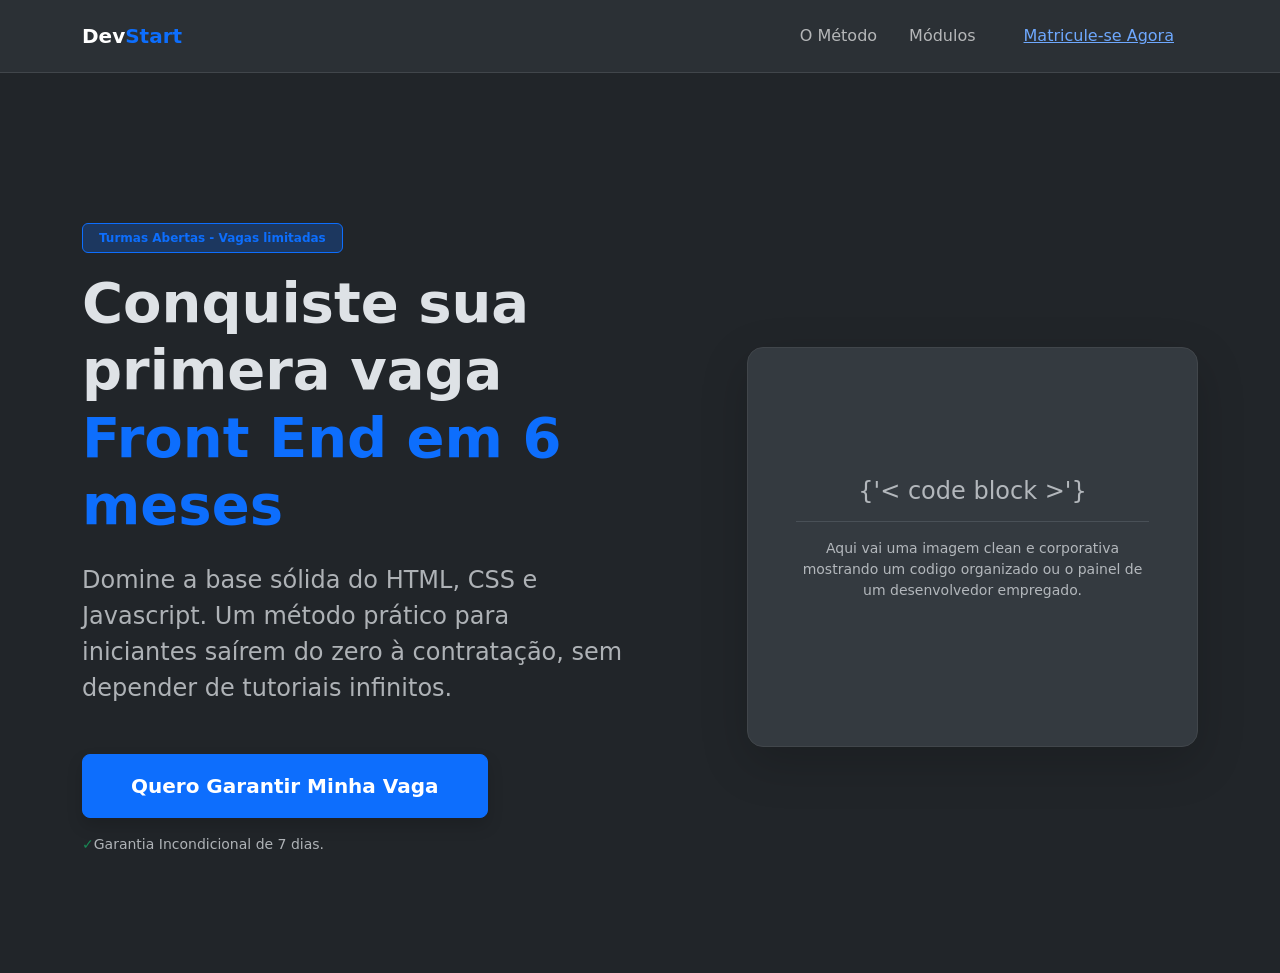
<file: aula-boostrap/index.html>
<!DOCTYPE html>
<html lang="pt-br" data-bs-theme="dark">

<head>
    <meta charset="UTF-8">
    <meta name="viewport" content="width=device-width, initial-scale=1.0">
    <title>Curso Front End: Sua Primeira Vaga em 6 meses</title>
    <meta name="description"
        content="Curso de Front End para iniciantes, com foco em HTML, CSS, JavaScript e React. Aprenda a criar sites e aplicações web do zero e conquiste sua primeira vaga em 6 meses.">
    <link href="https://cdn.jsdelivr.net/npm/bootstrap@5.3.8/dist/css/bootstrap.min.css" rel="stylesheet"
        integrity="sha384-sRIl4kxILFvY47J16cr9ZwB07vP4J8+LH7qKQnuqkuIAvNWLzeN8tE5YBujZqJLB" crossorigin="anonymous">
</head>

<body>
    <header>
        <nav class="navbar navbar-expand-lg bg-body-tertiary border-bottom border-secondary-subtle py-3">
            <div class="container">
                <a class="navbar-brand fw-bold text-primary">
                    <span class="text-white">Dev</span>Start
                </a>
                <button class="navbar-toggler" type="button" data-bs-toggle="collapse" data-bs-target="#navbarNav"
                    aria-controls="navbarNav" aria-expanded="false" aria-label="Alternar navegação">
                    <span class="navbar-toggler-icon"></span>
                </button>
                <div class="collapse navbar-collapse justify-content-end" id="navbarNav">
                    <ul class="navbar-nav align-items-center gap-3">
                        <li class="nav-item">
                            <a class="nav-link" href="#beneficios">O Método</a>
                        </li>
                        <li class="nav-item">
                            <a class="nav-link" href="#modulos">Módulos</a>
                        </li>
                        <li class="nav-item">
                            <a class="btn-outline-primary px-4" href="#oferta">Matricule-se Agora</a>
                        </li>
                    </ul>
                </div>
            </div>
        </nav>
    </header>
    <main>
        <section class="hero-section min-vh-100 d-flex align-items-center pt-5">

            <div class="container">
                <div class="row justify-content-center justify-content-lg-between align-items-center text-center text-lg-start">
                    <div class="col-12 col-lg-6 mb-5 mb-lg-0">
                        <span class="badge text-bg-primary bg-opacity-25 text-primary mb-3 py-2 px-3 rounded pill border border-primary">  
                            Turmas Abertas - Vagas limitadas
                        </span>
                        <h1 class="display-4 fw-bold mb-4">
                            Conquiste sua primera vaga <br>
                            <span class="text-primary">Front End em 6 meses</span>
                        </h1>
                        <p class="lead text-body-secondary mb-4 mb-lg-5 fs-4">
                            Domine a base sólida do HTML, CSS e Javascript. Um método prático para iniciantes saírem do zero à contratação, sem depender de tutoriais infinitos.  
                        </p>
                        <div class="d-grid gap-3 d-lg-flex justify-content-lg-start">
                            <a href="#oferta" class="btn btn-primary btn-lg px-5 py-3 fw-bold shadow">
                                Quero Garantir Minha Vaga
                            </a>
                            <p class="text-muted small mt-2 mt-lg-3 mb-0 d-block d-lg-none">
                                *Garantia Incondicional de 7 dias.
                            </p>
                        </div>
                        <div class="d-none d-lg-block mt-3">
                            <p class="text-muted small">
                                <span class="text-success fw-bold">✓</span>Garantia Incondicional de 7 dias.
                            </p>
                        </div>
                    </div>
                    <div class="col-12 col-lg-5">
                        <div class="bg-body-secondary border border-secondary-subtle rounded-4 p-5 text-center shadow-lg h-100 d-flex flex-column justify-content-center align-items-center" style="min-height: 400px;">
                            <h2 class="h4 text-muted border-bottom pb-3 mb-3 w-100">{'< code block >'}</h2>
                            
                            <p class="text-muted small">
                                Aqui vai uma imagem clean e corporativa mostrando um codigo organizado ou o painel de um desenvolvedor empregado.
                            </p>
                        </div>
                    </div>
                </div>
            </div>
        </section>
    </main>


</body>

</html>
</file>
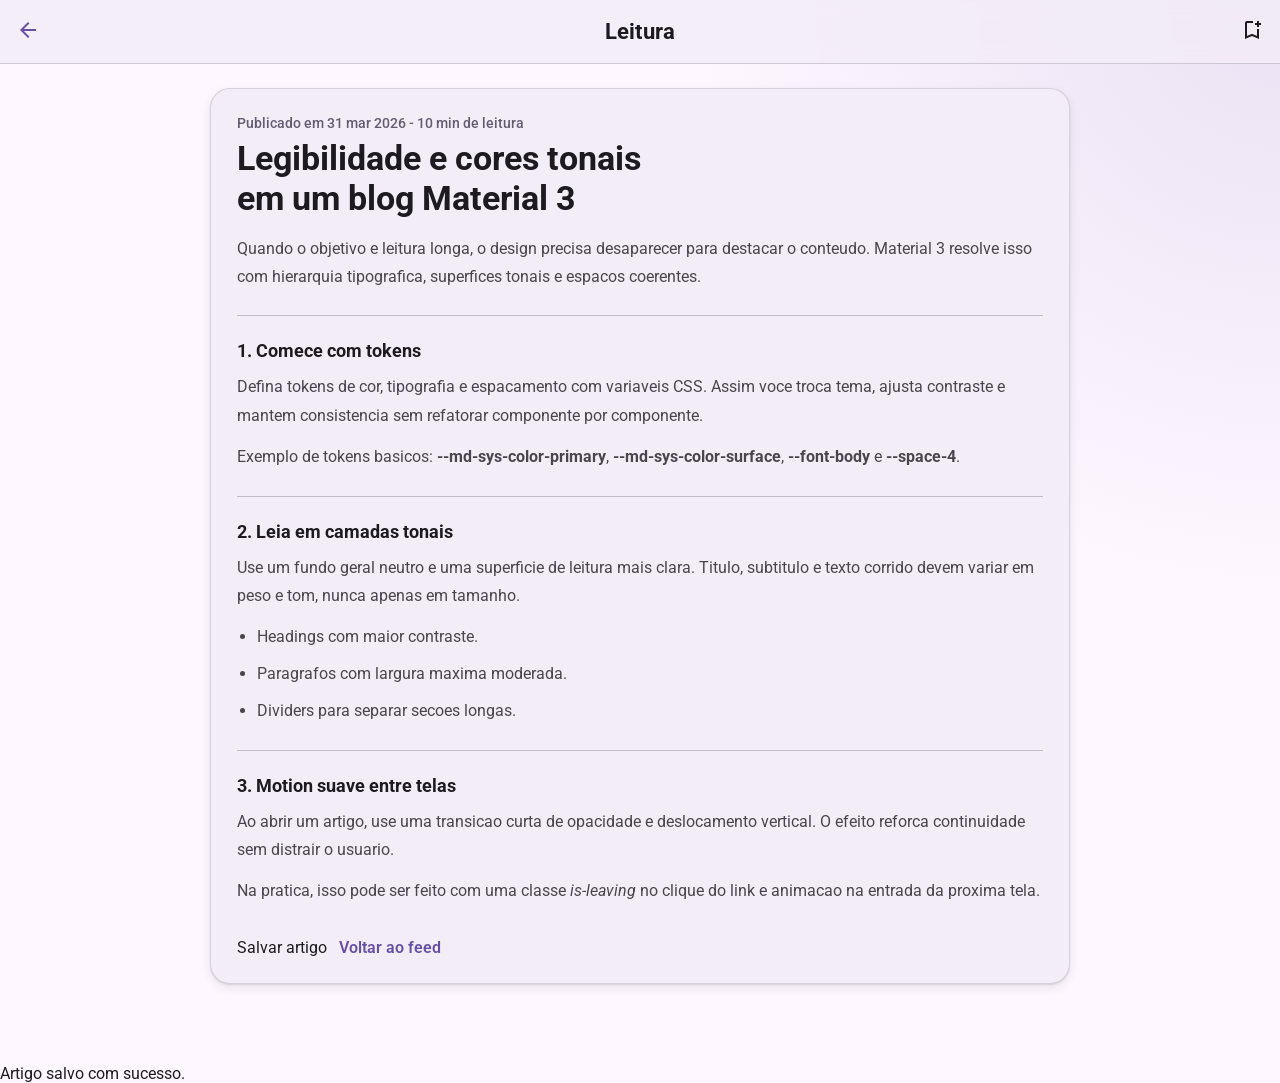
<file: materialdesign3/artigo.html>
<!doctype html>
<html lang="pt-BR">
<head>
  <meta charset="UTF-8" />
  <meta name="viewport" content="width=device-width, initial-scale=1.0" />
  <title>Blog M3 | Artigo</title>
  <meta name="description" content="Pagina de leitura de artigo com foco em legibilidade no Material 3." />

  <link rel="preconnect" href="https://fonts.googleapis.com" />
  <link rel="preconnect" href="https://fonts.gstatic.com" crossorigin />
  <link href="https://fonts.googleapis.com/css2?family=Roboto:wght@400;500;700&display=swap" rel="stylesheet" />
  <link href="https://fonts.googleapis.com/css2?family=Material+Symbols+Outlined:opsz,wght,FILL,GRAD@24,500,0,0" rel="stylesheet" />

  <script type="module" src="https://esm.run/@material/web/all.js"></script>
  <link rel="stylesheet" href="styles.css" />
</head>
<body data-page="article">
  <header class="top-app-bar">
    <a class="icon-link" href="index.html" data-transition aria-label="Voltar para a listagem">
      <span class="material-symbols-outlined">arrow_back</span>
    </a>
    <h1>Leitura</h1>
    <md-icon-button id="saveArticleBtn" aria-label="Salvar artigo">
      <span class="material-symbols-outlined">bookmark_add</span>
    </md-icon-button>
  </header>

  <main class="article-layout">
    <article class="reading-surface">
      <p class="meta">Publicado em 31 mar 2026 - 10 min de leitura</p>
      <h2>Legibilidade e cores tonais em um blog Material 3</h2>
      <p class="lead">Quando o objetivo e leitura longa, o design precisa desaparecer para destacar o conteudo. Material 3 resolve isso com hierarquia tipografica, superfices tonais e espacos coerentes.</p>

      <hr class="divider" />

      <section class="content-block">
        <h3>1. Comece com tokens</h3>
        <p>Defina tokens de cor, tipografia e espacamento com variaveis CSS. Assim voce troca tema, ajusta contraste e mantem consistencia sem refatorar componente por componente.</p>
        <p>Exemplo de tokens basicos: <strong>--md-sys-color-primary</strong>, <strong>--md-sys-color-surface</strong>, <strong>--font-body</strong> e <strong>--space-4</strong>.</p>
      </section>

      <hr class="divider" />

      <section class="content-block">
        <h3>2. Leia em camadas tonais</h3>
        <p>Use um fundo geral neutro e uma superficie de leitura mais clara. Titulo, subtitulo e texto corrido devem variar em peso e tom, nunca apenas em tamanho.</p>
        <ul>
          <li>Headings com maior contraste.</li>
          <li>Paragrafos com largura maxima moderada.</li>
          <li>Dividers para separar secoes longas.</li>
        </ul>
      </section>

      <hr class="divider" />

      <section class="content-block">
        <h3>3. Motion suave entre telas</h3>
        <p>Ao abrir um artigo, use uma transicao curta de opacidade e deslocamento vertical. O efeito reforca continuidade sem distrair o usuario.</p>
        <p>Na pratica, isso pode ser feito com uma classe <em>is-leaving</em> no clique do link e animacao na entrada da proxima tela.</p>
      </section>

      <div class="cta-row">
        <md-filled-button id="saveActionBtn">Salvar artigo</md-filled-button>
        <a class="text-action" href="index.html" data-transition>Voltar ao feed</a>
      </div>
    </article>
  </main>

  <md-snackbar id="globalSnackbar">
    <div slot="headline">Artigo salvo com sucesso.</div>
  </md-snackbar>

  <script src="app.js"></script>
</body>
</html>
</file>
<file: materialdesign3/styles.css>
:root {
  color-scheme: light dark;

  /* Design tokens (Material 3 inspired) */
  --md-sys-color-primary: #6750a4;
  --md-sys-color-on-primary: #ffffff;
  --md-sys-color-secondary: #625b71;
  --md-sys-color-surface: #fef7ff;
  --md-sys-color-surface-container: #f3edf7;
  --md-sys-color-outline: #79747e;
  --md-sys-color-on-surface: #1d1b20;
  --md-sys-color-on-surface-variant: #49454f;

  --font-body: "Roboto", "Segoe UI", sans-serif;
  --space-1: 0.25rem;
  --space-2: 0.5rem;
  --space-3: 0.75rem;
  --space-4: 1rem;
  --space-5: 1.5rem;
  --space-6: 2rem;
  --space-7: 3rem;

  --radius-sm: 0.75rem;
  --radius-md: 1rem;
  --radius-lg: 1.25rem;

  --shadow-1: 0 1px 2px rgb(0 0 0 / 10%), 0 4px 12px rgb(0 0 0 / 8%);
}

@media (prefers-color-scheme: dark) {
  :root {
    --md-sys-color-primary: #cfbcff;
    --md-sys-color-on-primary: #381e72;
    --md-sys-color-secondary: #ccc2dc;
    --md-sys-color-surface: #141218;
    --md-sys-color-surface-container: #211f26;
    --md-sys-color-outline: #938f99;
    --md-sys-color-on-surface: #e6e1e5;
    --md-sys-color-on-surface-variant: #cac4d0;

    --shadow-1: 0 1px 2px rgb(0 0 0 / 35%), 0 8px 24px rgb(0 0 0 / 35%);
  }
}

* {
  box-sizing: border-box;
}

html,
body {
  margin: 0;
  min-height: 100%;
  font-family: var(--font-body);
  background: radial-gradient(circle at top right, rgb(103 80 164 / 13%), transparent 35%), var(--md-sys-color-surface);
  color: var(--md-sys-color-on-surface);
}

body {
  animation: page-enter 260ms ease-out;
}

body.is-leaving {
  opacity: 0;
  transform: translateY(6px);
  transition: opacity 180ms ease, transform 180ms ease;
}

@keyframes page-enter {
  from {
    opacity: 0;
    transform: translateY(8px);
  }
  to {
    opacity: 1;
    transform: translateY(0);
  }
}

.top-app-bar {
  position: sticky;
  top: 0;
  z-index: 40;
  min-height: 4rem;
  padding: 0 var(--space-4);
  display: flex;
  align-items: center;
  justify-content: space-between;
  gap: var(--space-3);
  background: color-mix(in srgb, var(--md-sys-color-surface-container) 85%, transparent);
  border-bottom: 1px solid color-mix(in srgb, var(--md-sys-color-outline) 30%, transparent);
  backdrop-filter: blur(8px);
}

.top-app-bar h1 {
  margin: 0;
  font-size: clamp(1.02rem, 1.2vw + 0.7rem, 1.35rem);
  letter-spacing: 0.01em;
}

.layout-shell {
  display: grid;
  grid-template-columns: 1fr;
}

.drawer {
  position: fixed;
  inset: 4rem auto 0 0;
  width: min(82vw, 18rem);
  padding: var(--space-4);
  background: var(--md-sys-color-surface-container);
  border-right: 1px solid color-mix(in srgb, var(--md-sys-color-outline) 35%, transparent);
  transform: translateX(-100%);
  transition: transform 220ms ease;
  z-index: 35;
}

.drawer.is-open {
  transform: translateX(0);
}

.drawer nav {
  display: grid;
  gap: var(--space-2);
}

.drawer-link {
  text-decoration: none;
  color: var(--md-sys-color-on-surface);
  padding: var(--space-3);
  border-radius: var(--radius-sm);
  display: flex;
  align-items: center;
  gap: var(--space-3);
}

.drawer-link:hover,
.drawer-link.is-active {
  background: color-mix(in srgb, var(--md-sys-color-primary) 16%, var(--md-sys-color-surface-container));
}

.main-content {
  width: min(1120px, 100% - 2rem);
  margin-inline: auto;
  padding: var(--space-5) 0 6rem;
}

.hero {
  margin-bottom: var(--space-5);
}

.eyebrow {
  margin: 0;
  font-size: 0.76rem;
  letter-spacing: 0.14em;
  color: var(--md-sys-color-primary);
  font-weight: 700;
}

.hero h2 {
  margin: var(--space-2) 0 var(--space-2);
  font-size: clamp(1.25rem, 2vw + 0.9rem, 2rem);
}

.supporting-text {
  margin: 0;
  color: var(--md-sys-color-on-surface-variant);
  max-width: 68ch;
}

.filter-row {
  display: flex;
  flex-wrap: wrap;
  gap: var(--space-2);
  margin-bottom: var(--space-4);
}

.chip {
  --md-filter-chip-label-text-size: 0.86rem;
}

.article-grid {
  display: grid;
  grid-template-columns: 1fr;
  gap: var(--space-4);
}

.article-card {
  background: var(--md-sys-color-surface-container);
  border-radius: var(--radius-lg);
  overflow: clip;
  box-shadow: var(--shadow-1);
  border: 1px solid color-mix(in srgb, var(--md-sys-color-outline) 24%, transparent);
  transition: transform 180ms ease, box-shadow 180ms ease;
}

.article-card:hover {
  transform: translateY(-4px);
}

.article-card img {
  width: 100%;
  height: 170px;
  object-fit: cover;
}

.card-body {
  padding: var(--space-4);
}

.meta {
  margin: 0;
  color: var(--md-sys-color-secondary);
  font-size: 0.86rem;
  font-weight: 500;
}

.card-body h3 {
  margin: var(--space-2) 0 var(--space-2);
  font-size: 1.05rem;
}

.card-body p {
  margin: 0 0 var(--space-4);
  color: var(--md-sys-color-on-surface-variant);
}

.read-link,
.text-action,
.icon-link {
  color: var(--md-sys-color-primary);
  text-decoration: none;
  font-weight: 600;
}

.read-link:hover,
.text-action:hover,
.icon-link:hover {
  text-decoration: underline;
}

.fab {
  position: fixed;
  right: var(--space-4);
  bottom: 5.4rem;
  z-index: 30;
}

.bottom-nav {
  position: fixed;
  inset: auto 0 0;
  z-index: 32;
  display: grid;
  grid-template-columns: repeat(3, 1fr);
  border-top: 1px solid color-mix(in srgb, var(--md-sys-color-outline) 35%, transparent);
  background: color-mix(in srgb, var(--md-sys-color-surface-container) 88%, transparent);
  backdrop-filter: blur(8px);
}

.bottom-item {
  text-decoration: none;
  color: var(--md-sys-color-on-surface-variant);
  min-height: 3.75rem;
  display: grid;
  place-items: center;
  gap: 2px;
  font-size: 0.77rem;
}

.bottom-item .material-symbols-outlined {
  font-size: 1.2rem;
}

.bottom-item.is-active {
  color: var(--md-sys-color-primary);
}

.article-layout {
  width: min(860px, 100% - 2rem);
  margin-inline: auto;
  padding: var(--space-5) 0 5rem;
}

.reading-surface {
  background: var(--md-sys-color-surface-container);
  border-radius: var(--radius-lg);
  box-shadow: var(--shadow-1);
  border: 1px solid color-mix(in srgb, var(--md-sys-color-outline) 24%, transparent);
  padding: clamp(1rem, 1vw + 0.8rem, 2rem);
}

.reading-surface h2 {
  margin: var(--space-2) 0 var(--space-4);
  line-height: 1.2;
  font-size: clamp(1.4rem, 1.8vw + 1rem, 2.1rem);
  max-width: 22ch;
}

.lead {
  margin: 0;
  line-height: 1.75;
  color: var(--md-sys-color-on-surface-variant);
}

.divider {
  border: 0;
  border-top: 1px solid color-mix(in srgb, var(--md-sys-color-outline) 40%, transparent);
  margin: var(--space-5) 0;
}

.content-block {
  display: grid;
  gap: var(--space-3);
}

.content-block h3 {
  margin: 0;
  font-size: 1.12rem;
}

.content-block p,
.content-block li {
  margin: 0;
  color: var(--md-sys-color-on-surface-variant);
  line-height: 1.8;
}

.content-block ul {
  margin: 0;
  padding-left: 1.3rem;
  display: grid;
  gap: var(--space-2);
}

.cta-row {
  margin-top: var(--space-6);
  display: flex;
  flex-wrap: wrap;
  gap: var(--space-3);
  align-items: center;
}

@media (min-width: 640px) {
  .article-grid {
    grid-template-columns: repeat(2, minmax(0, 1fr));
  }
}

@media (min-width: 960px) {
  .layout-shell {
    grid-template-columns: 17rem minmax(0, 1fr);
  }

  .drawer {
    position: sticky;
    top: 4rem;
    inset: auto;
    width: auto;
    min-height: calc(100vh - 4rem);
    transform: none;
  }

  .main-content {
    width: min(980px, 100% - 2.5rem);
  }

  .article-grid {
    grid-template-columns: repeat(3, minmax(0, 1fr));
  }

  .bottom-nav {
    display: none;
  }

  .fab {
    bottom: var(--space-5);
  }
}
</file>
